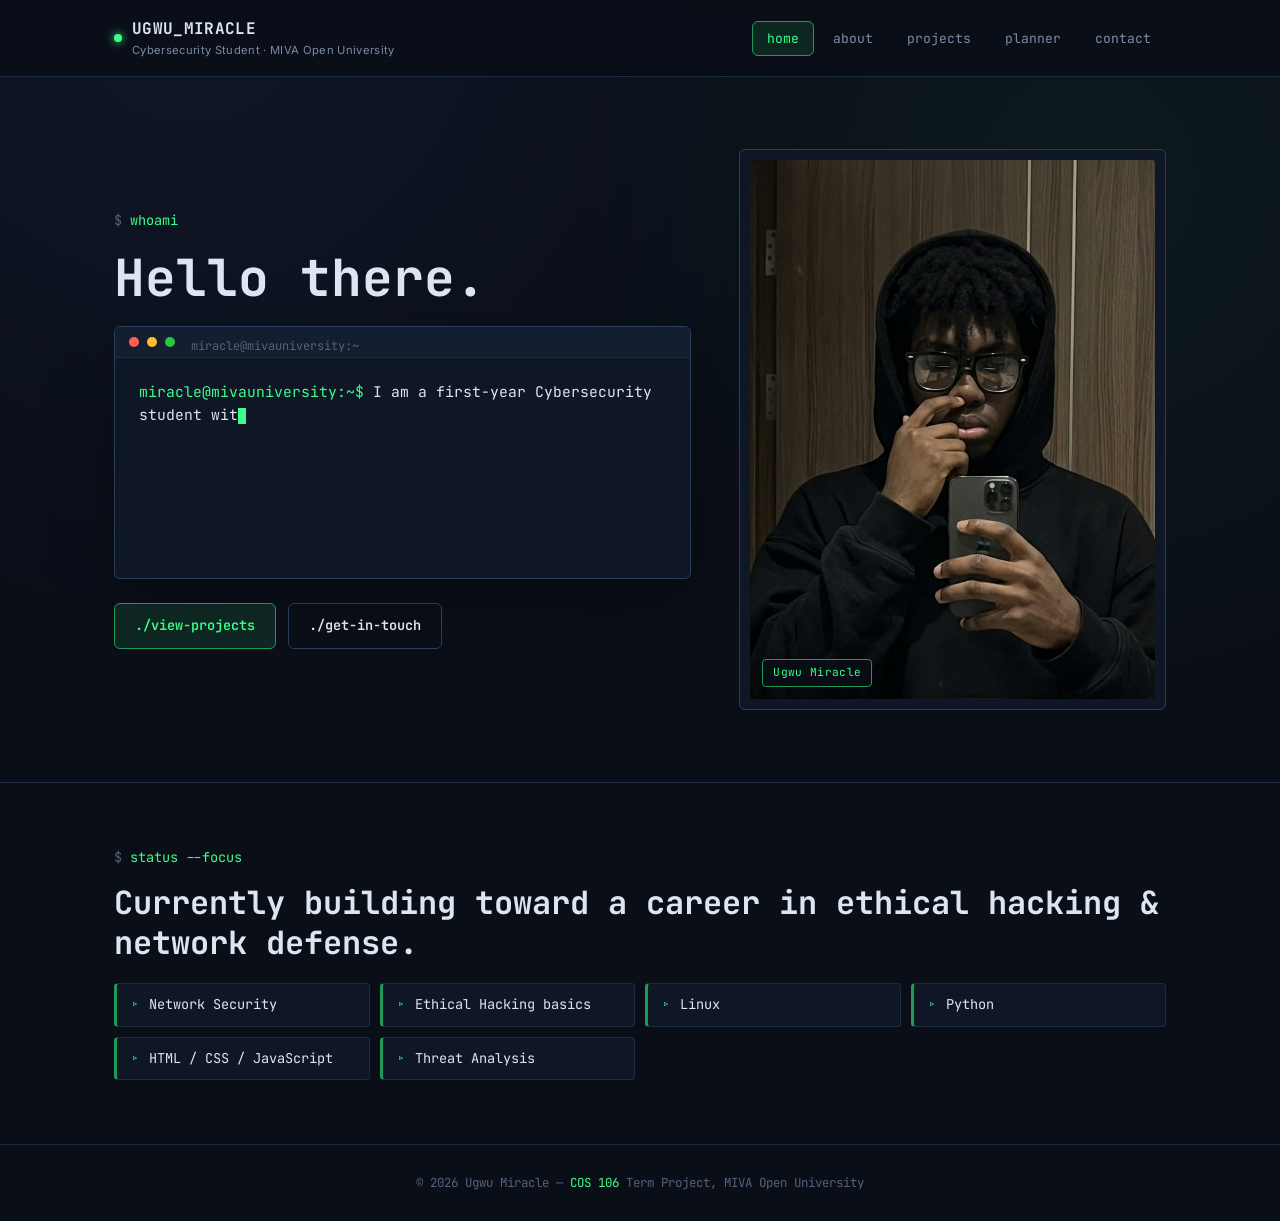
<file: index.html>
<!DOCTYPE html>
<html lang="en">
<head>
  <meta charset="UTF-8">
  <meta name="viewport" content="width=device-width, initial-scale=1.0">
  <title>Ugwu Miracle — Cybersecurity Student Portfolio</title>
  <meta name="description" content="Portfolio of Ugwu Miracle, first-year Cybersecurity student at MIVA Open University.">
  <link rel="stylesheet" href="style.css">
</head>
<body>

  <header class="topbar">
    <div class="topbar-inner">
      <div class="brand">
        <span class="status-dot" aria-hidden="true"></span>
        <span>
          UGWU_MIRACLE
          <small>Cybersecurity Student · MIVA Open University</small>
        </span>
      </div>
      <nav class="mainnav" aria-label="Primary navigation">
        <ul>
          <li><a href="index.html">home</a></li>
          <li><a href="about.html">about</a></li>
          <li><a href="projects.html">projects</a></li>
          <li><a href="planner.html">planner</a></li>
          <li><a href="contact.html">contact</a></li>
        </ul>
      </nav>
    </div>
  </header>

  <main>
    <section class="hero">
      <div class="wrap hero-grid">
        <div>
          <p class="eyebrow">whoami</p>
          <h1>Hello there.</h1>
          <div class="terminal">
            <div class="terminal-bar">
              <span></span><span></span><span></span>
              <span class="terminal-title">miracle@mivauniversity:~</span>
            </div>
            <div class="terminal-body">
              <p class="line"><span class="prompt">miracle@mivauniversity:~$</span> <span class="typed" data-typing="I am a first-year Cybersecurity student with a strong interest in protecting digital systems and exploring ethical hacking. I am passionate about learning the latest cybersecurity tools and techniques, and I am eager to apply my skills in practical projects and internships. I thrive in collaborative environments, enjoy problem-solving, and am committed to continuous learning in the fast-evolving field of cybersecurity."></span><span class="cursor" aria-hidden="true"></span></p>
            </div>
          </div>
          <div class="btn-row">
            <a href="projects.html" class="btn">./view-projects</a>
            <a href="contact.html" class="btn secondary">./get-in-touch</a>
          </div>
        </div>

        <div class="avatar-frame">
          <img src="image.jpeg" alt="Ugwu Miracle">
          <span class="avatar-tag">Ugwu Miracle</span>
        </div>
      </div>
    </section>

    <section>
      <div class="wrap">
        <p class="eyebrow">status --focus</p>
        <h2>Currently building toward a career in ethical hacking &amp; network defense.</h2>
        <ul class="skills-list">
          <li>Network Security</li>
          <li>Ethical Hacking basics</li>
          <li>Linux</li>
          <li>Python</li>
          <li>HTML / CSS / JavaScript</li>
          <li>Threat Analysis</li>
        </ul>
      </div>
    </section>
  </main>

  <footer>
    <div class="wrap">
      &copy; 2026 Ugwu Miracle — <span class="glow">COS 106</span> Term Project, MIVA Open University
    </div>
  </footer>

  <script src="script.js"></script>
</body>
</html>
</file>
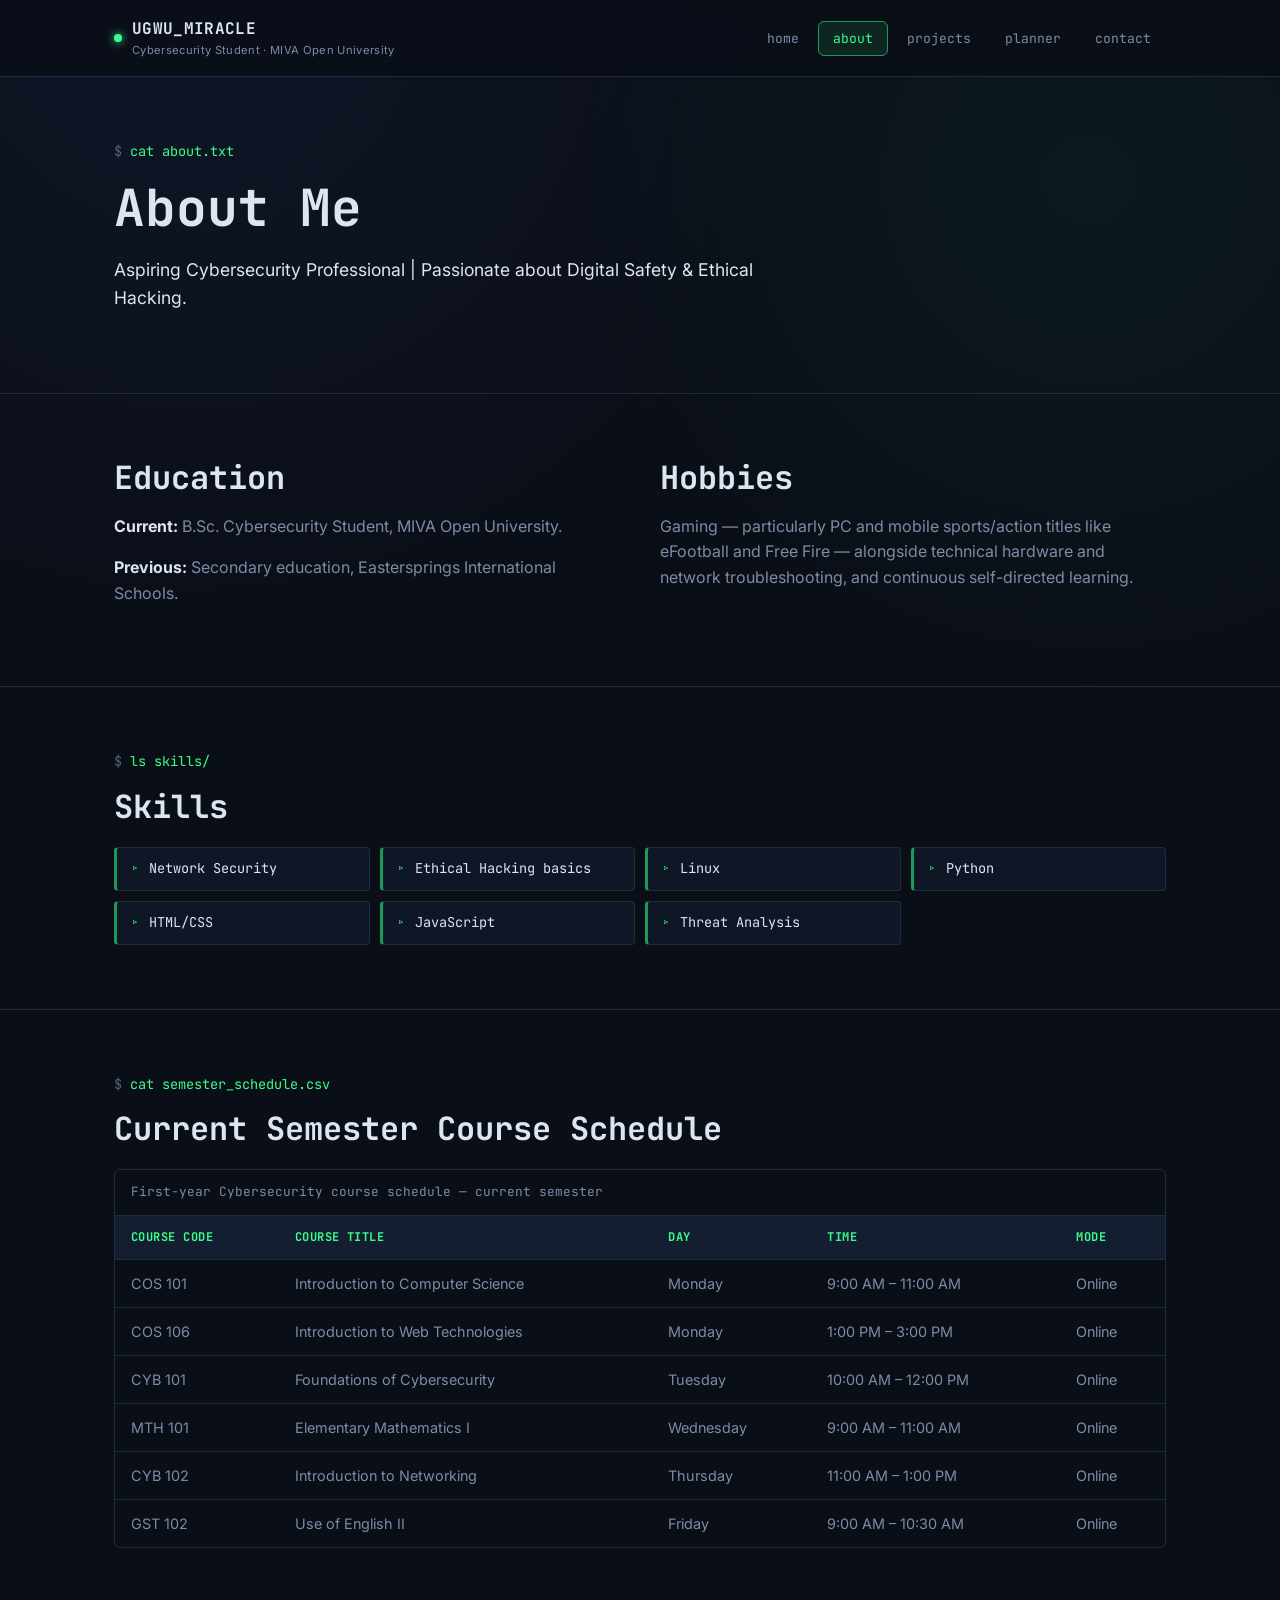
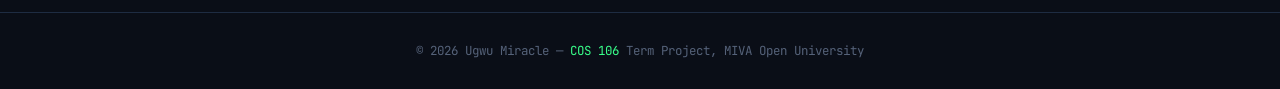
<file: about.html>
<!DOCTYPE html>
<html lang="en">
<head>
  <meta charset="UTF-8">
  <meta name="viewport" content="width=device-width, initial-scale=1.0">
  <title>About — Ugwu Miracle</title>
  <meta name="description" content="Education, skills, and interests of Ugwu Miracle, Cybersecurity student.">
  <link rel="stylesheet" href="style.css">
</head>
<body>

  <header class="topbar">
    <div class="topbar-inner">
      <div class="brand">
        <span class="status-dot" aria-hidden="true"></span>
        <span>
          UGWU_MIRACLE
          <small>Cybersecurity Student · MIVA Open University</small>
        </span>
      </div>
      <nav class="mainnav" aria-label="Primary navigation">
        <ul>
          <li><a href="index.html">home</a></li>
          <li><a href="about.html">about</a></li>
          <li><a href="projects.html">projects</a></li>
          <li><a href="planner.html">planner</a></li>
          <li><a href="contact.html">contact</a></li>
        </ul>
      </nav>
    </div>
  </header>

  <main>
    <section>
      <div class="wrap">
        <p class="eyebrow">cat about.txt</p>
        <h1>About Me</h1>
        <p class="lead">Aspiring Cybersecurity Professional | Passionate about Digital Safety &amp; Ethical Hacking.</p>
      </div>
    </section>

    <section>
      <div class="wrap two-col">
        <div>
          <h2>Education</h2>
          <p><strong style="color:var(--text)">Current:</strong> B.Sc. Cybersecurity Student, MIVA Open University.</p>
          <p><strong style="color:var(--text)">Previous:</strong> Secondary education, Eastersprings International Schools.</p>
        </div>
        <div>
          <h2>Hobbies</h2>
          <p>Gaming — particularly PC and mobile sports/action titles like eFootball and Free Fire — alongside technical hardware and network troubleshooting, and continuous self-directed learning.</p>
        </div>
      </div>
    </section>

    <section>
      <div class="wrap">
        <p class="eyebrow">ls skills/</p>
        <h2>Skills</h2>
        <ul class="skills-list">
          <li>Network Security</li>
          <li>Ethical Hacking basics</li>
          <li>Linux</li>
          <li>Python</li>
          <li>HTML/CSS</li>
          <li>JavaScript</li>
          <li>Threat Analysis</li>
        </ul>
      </div>
    </section>

    <section>
      <div class="wrap">
        <p class="eyebrow">cat semester_schedule.csv</p>
        <h2>Current Semester Course Schedule</h2>
        <div class="table-wrap">
          <table>
            <caption>First-year Cybersecurity course schedule — current semester</caption>
            <thead>
              <tr>
                <th scope="col">Course Code</th>
                <th scope="col">Course Title</th>
                <th scope="col">Day</th>
                <th scope="col">Time</th>
                <th scope="col">Mode</th>
              </tr>
            </thead>
            <tbody>
              <tr>
                <td>COS 101</td>
                <td>Introduction to Computer Science</td>
                <td>Monday</td>
                <td>9:00 AM – 11:00 AM</td>
                <td>Online</td>
              </tr>
              <tr>
                <td>COS 106</td>
                <td>Introduction to Web Technologies</td>
                <td>Monday</td>
                <td>1:00 PM – 3:00 PM</td>
                <td>Online</td>
              </tr>
              <tr>
                <td>CYB 101</td>
                <td>Foundations of Cybersecurity</td>
                <td>Tuesday</td>
                <td>10:00 AM – 12:00 PM</td>
                <td>Online</td>
              </tr>
              <tr>
                <td>MTH 101</td>
                <td>Elementary Mathematics I</td>
                <td>Wednesday</td>
                <td>9:00 AM – 11:00 AM</td>
                <td>Online</td>
              </tr>
              <tr>
                <td>CYB 102</td>
                <td>Introduction to Networking</td>
                <td>Thursday</td>
                <td>11:00 AM – 1:00 PM</td>
                <td>Online</td>
              </tr>
              <tr>
                <td>GST 102</td>
                <td>Use of English II</td>
                <td>Friday</td>
                <td>9:00 AM – 10:30 AM</td>
                <td>Online</td>
              </tr>
            </tbody>
          </table>
        </div>
      </div>
    </section>
  </main>

  <footer>
    <div class="wrap">
      &copy; 2026 Ugwu Miracle — <span class="glow">COS 106</span> Term Project, MIVA Open University
    </div>
  </footer>

  <script src="script.js"></script>
</body>
</html>
</file>
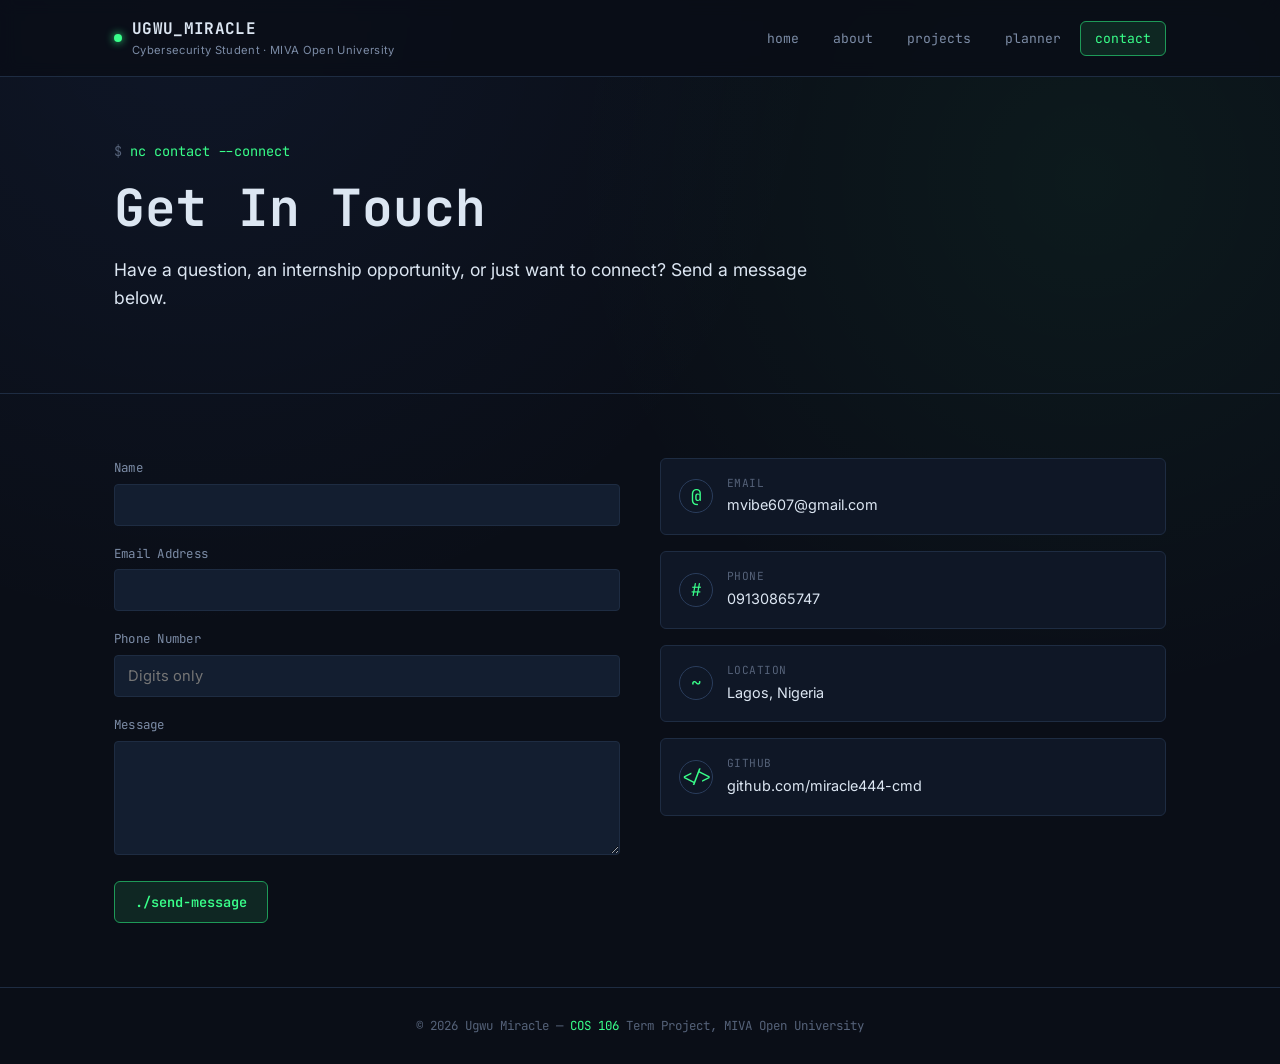
<file: contact.html>
<!DOCTYPE html>
<html lang="en">
<head>
  <meta charset="UTF-8">
  <meta name="viewport" content="width=device-width, initial-scale=1.0">
  <title>Contact — Ugwu Miracle</title>
  <meta name="description" content="Get in touch with Ugwu Miracle.">
  <link rel="stylesheet" href="style.css">
</head>
<body>

  <header class="topbar">
    <div class="topbar-inner">
      <div class="brand">
        <span class="status-dot" aria-hidden="true"></span>
        <span>
          UGWU_MIRACLE
          <small>Cybersecurity Student · MIVA Open University</small>
        </span>
      </div>
      <nav class="mainnav" aria-label="Primary navigation">
        <ul>
          <li><a href="index.html">home</a></li>
          <li><a href="about.html">about</a></li>
          <li><a href="projects.html">projects</a></li>
          <li><a href="planner.html">planner</a></li>
          <li><a href="contact.html">contact</a></li>
        </ul>
      </nav>
    </div>
  </header>

  <main>
    <section>
      <div class="wrap">
        <p class="eyebrow">nc contact --connect</p>
        <h1>Get In Touch</h1>
        <p class="lead">Have a question, an internship opportunity, or just want to connect? Send a message below.</p>
      </div>
    </section>

    <section>
      <div class="wrap two-col">
        <div>
          <form id="contact-form" novalidate>
            <div class="field">
              <label for="name">Name</label>
              <input type="text" id="name" name="name">
              <p class="error-msg"></p>
            </div>

            <div class="field">
              <label for="email">Email Address</label>
              <input type="email" id="email" name="email">
              <p class="error-msg"></p>
            </div>

            <div class="field">
              <label for="phone">Phone Number</label>
              <input type="tel" id="phone" name="phone" placeholder="Digits only">
              <p class="error-msg"></p>
            </div>

            <div class="field">
              <label for="message">Message</label>
              <textarea id="message" name="message" rows="5"></textarea>
              <p class="error-msg"></p>
            </div>

            <button type="submit" class="btn">./send-message</button>

            <p id="form-status" class="form-status"></p>
          </form>
        </div>

        <div class="contact-side">
          <div class="contact-card">
            <span class="icon" aria-hidden="true">@</span>
            <div>
              <div class="label">Email</div>
              <a class="value" href="mailto:mvibe607@gmail.com">mvibe607@gmail.com</a>
            </div>
          </div>

          <div class="contact-card">
            <span class="icon" aria-hidden="true">#</span>
            <div>
              <div class="label">Phone</div>
              <a class="value" href="tel:+2349130865747">09130865747</a>
            </div>
          </div>

          <div class="contact-card">
            <span class="icon" aria-hidden="true">~</span>
            <div>
              <div class="label">Location</div>
              <span class="value">Lagos, Nigeria</span>
            </div>
          </div>

          <div class="contact-card">
            <span class="icon" aria-hidden="true">&lt;/&gt;</span>
            <div>
              <div class="label">GitHub</div>
              <a class="value" href="https://github.com/miracle444-cmd" target="_blank" rel="noopener noreferrer">github.com/miracle444-cmd</a>
            </div>
          </div>
        </div>
      </div>
    </section>
  </main>

  <footer>
    <div class="wrap">
      &copy; 2026 Ugwu Miracle — <span class="glow">COS 106</span> Term Project, MIVA Open University
    </div>
  </footer>

  <script src="script.js"></script>
</body>
</html>
</file>
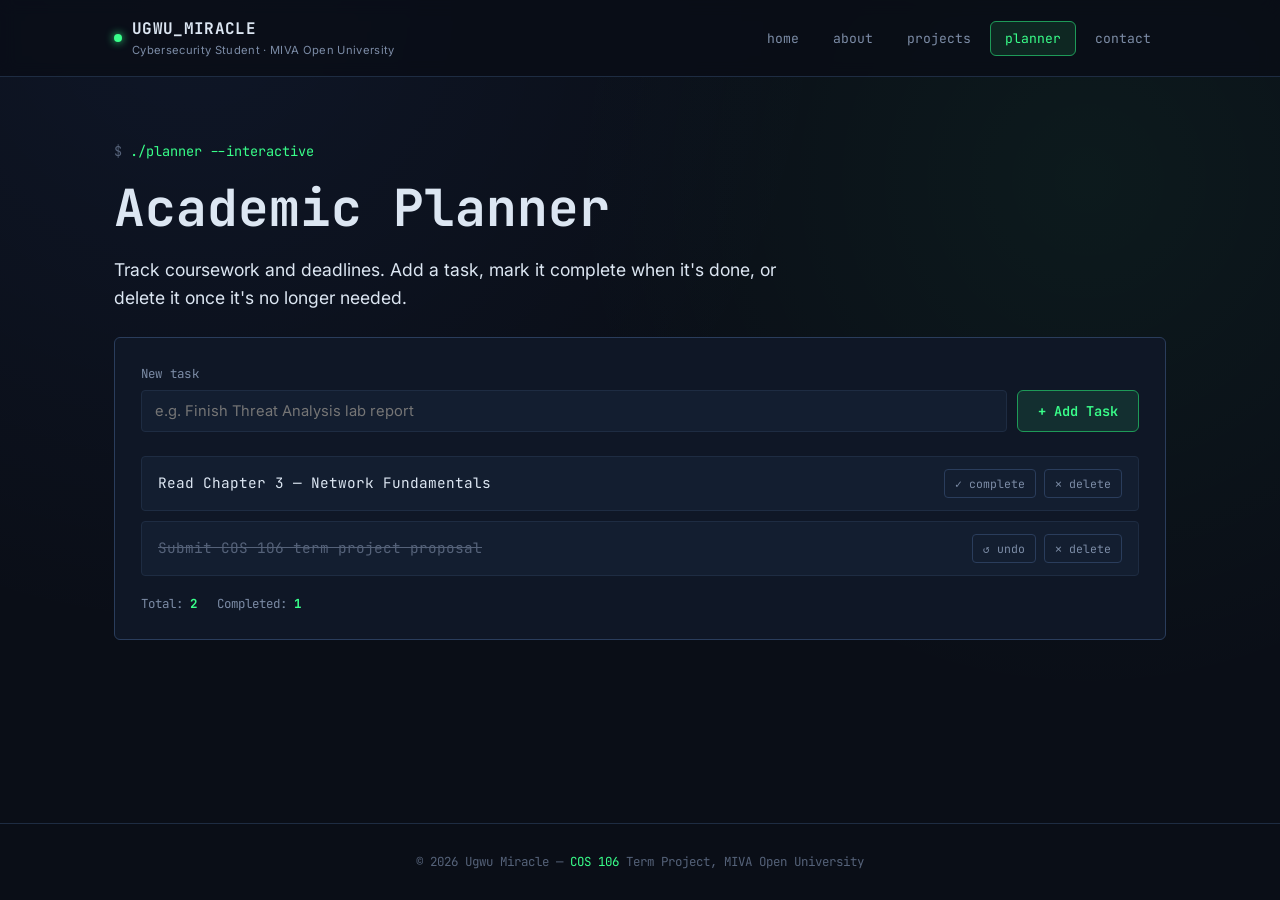
<file: planner.html>
<!DOCTYPE html>
<html lang="en">
<head>
  <meta charset="UTF-8">
  <meta name="viewport" content="width=device-width, initial-scale=1.0">
  <title>Academic Planner — Ugwu Miracle</title>
  <meta name="description" content="Interactive task planner for tracking academic to-dos.">
  <link rel="stylesheet" href="style.css">
</head>
<body>

  <header class="topbar">
    <div class="topbar-inner">
      <div class="brand">
        <span class="status-dot" aria-hidden="true"></span>
        <span>
          UGWU_MIRACLE
          <small>Cybersecurity Student · MIVA Open University</small>
        </span>
      </div>
      <nav class="mainnav" aria-label="Primary navigation">
        <ul>
          <li><a href="index.html">home</a></li>
          <li><a href="about.html">about</a></li>
          <li><a href="projects.html">projects</a></li>
          <li><a href="planner.html">planner</a></li>
          <li><a href="contact.html">contact</a></li>
        </ul>
      </nav>
    </div>
  </header>

  <main>
    <section>
      <div class="wrap">
        <p class="eyebrow">./planner --interactive</p>
        <h1>Academic Planner</h1>
        <p class="lead">Track coursework and deadlines. Add a task, mark it complete when it's done, or delete it once it's no longer needed.</p>

        <div class="planner-box">
          <form id="task-form" novalidate>
            <label for="task-input">New task</label>
            <div class="task-input-row">
              <input type="text" id="task-input" name="task-input" placeholder="e.g. Finish Threat Analysis lab report" autocomplete="off">
              <button type="submit" class="btn">+ Add Task</button>
            </div>
          </form>

          <ul id="task-list" class="task-list" aria-live="polite"></ul>
          <p id="planner-empty" class="planner-empty">No tasks yet — add your first one above.</p>

          <div class="planner-stats">
            <span>Total: <strong id="stat-total">0</strong></span>
            <span>Completed: <strong id="stat-done">0</strong></span>
          </div>
        </div>
      </div>
    </section>
  </main>

  <footer>
    <div class="wrap">
      &copy; 2026 Ugwu Miracle — <span class="glow">COS 106</span> Term Project, MIVA Open University
    </div>
  </footer>

  <script src="script.js"></script>
</body>
</html>
</file>
<file: style.css>
/* =========================================================
   Ugwu Miracle — Student Portfolio
   Design language: dark ops terminal / security dashboard
   ========================================================= */

@import url('https://fonts.googleapis.com/css2?family=JetBrains+Mono:wght@400;500;600;700;800&family=Inter:wght@400;500;600;700&display=swap');

:root {
  /* Color tokens */
  --bg: #0a0e17;
  --bg-panel: #0f1726;
  --bg-panel-raised: #131e30;
  --border: #1e2c42;
  --border-bright: #2a3d5c;
  --text: #dce6f2;
  --text-muted: #7c8ca6;
  --text-dim: #556279;
  --accent: #39ff8a;
  --accent-dim: #1e9a58;
  --accent-soft: rgba(57, 255, 138, 0.1);
  --accent-blue: #4d84ff;
  --accent-blue-soft: rgba(77, 132, 255, 0.12);
  --danger: #ff5d73;
  --danger-soft: rgba(255, 93, 115, 0.12);

  /* Type */
  --font-mono: 'JetBrains Mono', 'Courier New', monospace;
  --font-body: 'Inter', -apple-system, sans-serif;

  /* Layout */
  --max-w: 1100px;
  --radius: 6px;
}

* { box-sizing: border-box; }

html {
  scroll-behavior: smooth;
}

@media (prefers-reduced-motion: reduce) {
  html { scroll-behavior: auto; }
  *, *::before, *::after {
    animation-duration: 0.01ms !important;
    animation-iteration-count: 1 !important;
    transition-duration: 0.01ms !important;
  }
}

body {
  margin: 0;
  background:
    radial-gradient(circle at 15% 0%, rgba(77, 132, 255, 0.07), transparent 45%),
    radial-gradient(circle at 85% 20%, rgba(57, 255, 138, 0.05), transparent 40%),
    var(--bg);
  background-attachment: fixed;
  color: var(--text);
  font-family: var(--font-body);
  line-height: 1.6;
  min-height: 100vh;
  display: flex;
  flex-direction: column;
}

img { max-width: 100%; display: block; }

a { color: inherit; text-decoration: none; }

::selection { background: var(--accent); color: #05130b; }

/* Focus visibility */
a:focus-visible,
button:focus-visible,
input:focus-visible,
textarea:focus-visible {
  outline: 2px solid var(--accent);
  outline-offset: 3px;
}

/* ---------------- Layout shells ---------------- */
.wrap {
  width: 100%;
  max-width: var(--max-w);
  margin: 0 auto;
  padding: 0 24px;
}

main { flex: 1; }

/* ---------------- Top status bar / nav ---------------- */
.topbar {
  border-bottom: 1px solid var(--border);
  background: rgba(10, 14, 23, 0.85);
  backdrop-filter: blur(8px);
  position: sticky;
  top: 0;
  z-index: 50;
}

.topbar-inner {
  display: flex;
  align-items: center;
  justify-content: space-between;
  padding: 16px 24px;
  max-width: var(--max-w);
  margin: 0 auto;
  gap: 16px;
  flex-wrap: wrap;
}

.brand {
  font-family: var(--font-mono);
  font-weight: 700;
  font-size: 1rem;
  letter-spacing: 0.02em;
  display: flex;
  align-items: center;
  gap: 10px;
  color: var(--text);
}

.status-dot {
  width: 8px;
  height: 8px;
  border-radius: 50%;
  background: var(--accent);
  box-shadow: 0 0 8px var(--accent);
  animation: pulse 2.2s ease-in-out infinite;
  flex-shrink: 0;
}

@keyframes pulse {
  0%, 100% { opacity: 1; }
  50% { opacity: 0.35; }
}

.brand small {
  display: block;
  font-family: var(--font-body);
  font-weight: 400;
  font-size: 0.7rem;
  color: var(--text-muted);
  letter-spacing: 0.03em;
}

nav.mainnav ul {
  list-style: none;
  display: flex;
  gap: 4px;
  margin: 0;
  padding: 0;
  flex-wrap: wrap;
}

nav.mainnav a {
  font-family: var(--font-mono);
  font-size: 0.82rem;
  color: var(--text-muted);
  padding: 8px 14px;
  border-radius: var(--radius);
  border: 1px solid transparent;
  transition: color 0.18s ease, border-color 0.18s ease, background 0.18s ease;
  position: relative;
}

nav.mainnav a::before {
  content: '';
}

nav.mainnav a:hover {
  color: var(--accent);
  background: var(--accent-soft);
  border-color: var(--border-bright);
}

nav.mainnav a.active {
  color: var(--accent);
  border-color: var(--accent-dim);
  background: var(--accent-soft);
}

/* ---------------- Section scaffolding ---------------- */
section {
  padding: 64px 0;
  border-bottom: 1px solid var(--border);
}

section:last-of-type { border-bottom: none; }

.eyebrow {
  font-family: var(--font-mono);
  color: var(--accent);
  font-size: 0.85rem;
  display: flex;
  align-items: center;
  gap: 8px;
  margin: 0 0 14px 0;
}

.eyebrow::before {
  content: '$';
  color: var(--text-dim);
}

h1, h2, h3 {
  font-family: var(--font-mono);
  font-weight: 700;
  line-height: 1.25;
  margin: 0 0 16px 0;
  color: var(--text);
}

h1 { font-size: clamp(2rem, 5vw, 3.2rem); }
h2 { font-size: clamp(1.4rem, 3vw, 2rem); }
h3 { font-size: 1.1rem; }

p { color: var(--text-muted); margin: 0 0 16px 0; }

.lead {
  font-size: 1.1rem;
  color: var(--text);
  max-width: 65ch;
}

/* ---------------- Terminal hero ---------------- */
.hero {
  padding-top: 72px;
  padding-bottom: 72px;
}

.hero-grid {
  display: grid;
  grid-template-columns: 1.15fr 0.85fr;
  gap: 48px;
  align-items: center;
}

@media (max-width: 800px) {
  .hero-grid { grid-template-columns: 1fr; }
}

.terminal {
  background: var(--bg-panel);
  border: 1px solid var(--border-bright);
  border-radius: var(--radius);
  overflow: hidden;
  box-shadow: 0 20px 60px -20px rgba(0,0,0,0.6);
}

.terminal-bar {
  display: flex;
  align-items: center;
  gap: 8px;
  padding: 10px 14px;
  background: var(--bg-panel-raised);
  border-bottom: 1px solid var(--border);
}

.terminal-bar span {
  width: 10px;
  height: 10px;
  border-radius: 50%;
  display: inline-block;
}

.terminal-bar span:nth-child(1) { background: #ff5f56; }
.terminal-bar span:nth-child(2) { background: #ffbd2e; }
.terminal-bar span:nth-child(3) { background: #27c93f; }

.terminal-bar .terminal-title {
  margin-left: 8px;
  font-family: var(--font-mono);
  font-size: 0.75rem;
  color: var(--text-dim);
}

.terminal-body {
  padding: 22px 24px 28px;
  font-family: var(--font-mono);
  font-size: 0.92rem;
  min-height: 220px;
}

.terminal-body .line { margin-bottom: 10px; color: var(--text-muted); }
.terminal-body .prompt { color: var(--accent); }
.terminal-body .typed { color: var(--text); }
.terminal-body .out { color: var(--text-muted); }

.cursor {
  display: inline-block;
  width: 8px;
  height: 1.1em;
  background: var(--accent);
  vertical-align: text-bottom;
  animation: blink 1s step-end infinite;
}

@keyframes blink {
  50% { opacity: 0; }
}

.avatar-frame {
  border: 1px solid var(--border-bright);
  border-radius: var(--radius);
  padding: 10px;
  background: var(--bg-panel);
  position: relative;
}

.avatar-frame img {
  border-radius: 3px;
  width: 100%;
  aspect-ratio: 3/4;
  object-fit: cover;
  background: var(--bg-panel-raised);
}

.avatar-tag {
  position: absolute;
  bottom: 22px;
  left: 22px;
  background: rgba(10,14,23,0.85);
  border: 1px solid var(--accent-dim);
  color: var(--accent);
  font-family: var(--font-mono);
  font-size: 0.7rem;
  padding: 4px 10px;
  border-radius: 4px;
  letter-spacing: 0.03em;
}

.bio-block { margin-top: 28px; }

/* ---------------- Buttons ---------------- */
.btn {
  display: inline-flex;
  align-items: center;
  gap: 8px;
  font-family: var(--font-mono);
  font-size: 0.85rem;
  font-weight: 600;
  padding: 11px 20px;
  border-radius: var(--radius);
  border: 1px solid var(--accent-dim);
  background: var(--accent-soft);
  color: var(--accent);
  cursor: pointer;
  transition: transform 0.15s ease, background 0.15s ease, box-shadow 0.15s ease;
}

.btn:hover {
  background: var(--accent);
  color: #05130b;
  box-shadow: 0 0 24px -4px var(--accent);
  transform: translateY(-1px);
}

.btn.secondary {
  border-color: var(--border-bright);
  background: transparent;
  color: var(--text);
}

.btn.secondary:hover {
  border-color: var(--accent-blue);
  color: var(--accent-blue);
  background: var(--accent-blue-soft);
  box-shadow: none;
}

.btn.danger {
  border-color: rgba(255,93,115,0.4);
  background: var(--danger-soft);
  color: var(--danger);
}

.btn.danger:hover {
  background: var(--danger);
  color: #180207;
  box-shadow: 0 0 24px -4px var(--danger);
}

.btn-row { display: flex; gap: 12px; flex-wrap: wrap; margin-top: 24px; }

/* ---------------- Cards / grids ---------------- */
.card-grid {
  display: grid;
  grid-template-columns: repeat(auto-fit, minmax(260px, 1fr));
  gap: 20px;
  margin-top: 28px;
}

.card {
  background: var(--bg-panel);
  border: 1px solid var(--border);
  border-radius: var(--radius);
  padding: 22px;
  transition: border-color 0.2s ease, transform 0.2s ease;
}

.card:hover {
  border-color: var(--accent-dim);
  transform: translateY(-3px);
}

.card .tag {
  display: inline-block;
  font-family: var(--font-mono);
  font-size: 0.68rem;
  color: var(--accent-blue);
  background: var(--accent-blue-soft);
  border: 1px solid rgba(77,132,255,0.3);
  padding: 3px 8px;
  border-radius: 4px;
  margin-bottom: 12px;
  letter-spacing: 0.03em;
}

.card img {
  width: 100%;
  border-radius: 4px;
  margin-bottom: 14px;
  border: 1px solid var(--border);
  aspect-ratio: 16/9;
  object-fit: cover;
  background: var(--bg-panel-raised);
}

/* ---------------- Tables ---------------- */
.table-wrap {
  overflow-x: auto;
  border: 1px solid var(--border);
  border-radius: var(--radius);
  margin-top: 20px;
}

table {
  width: 100%;
  border-collapse: collapse;
  font-size: 0.9rem;
  min-width: 560px;
}

caption {
  text-align: left;
  font-family: var(--font-mono);
  color: var(--text-muted);
  padding: 12px 16px;
  font-size: 0.8rem;
  border-bottom: 1px solid var(--border);
}

thead th {
  text-align: left;
  font-family: var(--font-mono);
  font-size: 0.75rem;
  letter-spacing: 0.04em;
  text-transform: uppercase;
  color: var(--accent);
  background: var(--bg-panel-raised);
  padding: 12px 16px;
  border-bottom: 1px solid var(--border);
}

tbody td {
  padding: 12px 16px;
  border-bottom: 1px solid var(--border);
  color: var(--text-muted);
}

tbody tr:last-child td { border-bottom: none; }
tbody tr:hover { background: rgba(77,132,255,0.04); }
tbody tr:hover td:first-child { color: var(--text); }

/* ---------------- Skills list ---------------- */
.skills-list {
  list-style: none;
  padding: 0;
  margin: 20px 0 0;
  display: grid;
  grid-template-columns: repeat(auto-fill, minmax(220px, 1fr));
  gap: 10px;
}

.skills-list li {
  font-family: var(--font-mono);
  font-size: 0.85rem;
  background: var(--bg-panel);
  border: 1px solid var(--border);
  border-left: 3px solid var(--accent-dim);
  padding: 10px 14px;
  border-radius: 4px;
  color: var(--text);
  display: flex;
  align-items: center;
  gap: 10px;
}

.skills-list li::before {
  content: '▹';
  color: var(--accent);
}

/* ---------------- Two column info ---------------- */
.two-col {
  display: grid;
  grid-template-columns: 1fr 1fr;
  gap: 40px;
}

@media (max-width: 760px) {
  .two-col { grid-template-columns: 1fr; }
}

/* ---------------- Planner ---------------- */
.planner-box {
  background: var(--bg-panel);
  border: 1px solid var(--border-bright);
  border-radius: var(--radius);
  padding: 26px;
  margin-top: 24px;
}

.task-input-row {
  display: flex;
  gap: 10px;
  flex-wrap: wrap;
}

.task-input-row input[type="text"] {
  flex: 1;
  min-width: 200px;
}

.task-list {
  list-style: none;
  margin: 24px 0 0;
  padding: 0;
  display: flex;
  flex-direction: column;
  gap: 10px;
}

.task-item {
  display: flex;
  align-items: center;
  justify-content: space-between;
  gap: 12px;
  background: var(--bg-panel-raised);
  border: 1px solid var(--border);
  border-radius: 4px;
  padding: 12px 16px;
  animation: taskIn 0.2s ease;
}

@keyframes taskIn {
  from { opacity: 0; transform: translateY(-4px); }
  to { opacity: 1; transform: translateY(0); }
}

.task-item .task-text {
  font-family: var(--font-mono);
  font-size: 0.9rem;
  color: var(--text);
  word-break: break-word;
}

.task-item.completed .task-text {
  text-decoration: line-through;
  color: var(--text-dim);
}

.task-actions { display: flex; gap: 8px; flex-shrink: 0; }

.task-actions button {
  font-family: var(--font-mono);
  font-size: 0.72rem;
  padding: 6px 10px;
  border-radius: 4px;
  cursor: pointer;
  border: 1px solid var(--border-bright);
  background: transparent;
  color: var(--text-muted);
  transition: all 0.15s ease;
}

.task-actions .complete-btn:hover {
  border-color: var(--accent-dim);
  color: var(--accent);
  background: var(--accent-soft);
}

.task-actions .delete-btn:hover {
  border-color: rgba(255,93,115,0.4);
  color: var(--danger);
  background: var(--danger-soft);
}

.planner-empty {
  font-family: var(--font-mono);
  color: var(--text-dim);
  font-size: 0.85rem;
  padding: 18px 0;
  text-align: center;
  border: 1px dashed var(--border);
  border-radius: 4px;
  margin-top: 20px;
}

.planner-stats {
  display: flex;
  gap: 20px;
  margin-top: 18px;
  font-family: var(--font-mono);
  font-size: 0.78rem;
  color: var(--text-muted);
  flex-wrap: wrap;
}

.planner-stats strong { color: var(--accent); }

/* ---------------- Forms ---------------- */
label {
  display: block;
  font-family: var(--font-mono);
  font-size: 0.78rem;
  color: var(--text-muted);
  margin-bottom: 6px;
  letter-spacing: 0.02em;
}

input, textarea {
  width: 100%;
  background: var(--bg-panel-raised);
  border: 1px solid var(--border);
  border-radius: 4px;
  padding: 11px 13px;
  color: var(--text);
  font-family: var(--font-body);
  font-size: 0.92rem;
  transition: border-color 0.15s ease;
}

input:focus, textarea:focus {
  border-color: var(--accent-dim);
}

.field { margin-bottom: 18px; }

.field .error-msg {
  display: none;
  color: var(--danger);
  font-family: var(--font-mono);
  font-size: 0.75rem;
  margin-top: 6px;
}

.field.invalid input,
.field.invalid textarea {
  border-color: var(--danger);
}

.field.invalid .error-msg { display: block; }

.form-status {
  font-family: var(--font-mono);
  font-size: 0.85rem;
  padding: 12px 16px;
  border-radius: 4px;
  margin-top: 16px;
  display: none;
}

.form-status.show { display: block; }

.form-status.success {
  background: var(--accent-soft);
  border: 1px solid var(--accent-dim);
  color: var(--accent);
}

.form-status.error {
  background: var(--danger-soft);
  border: 1px solid rgba(255,93,115,0.4);
  color: var(--danger);
}

.contact-side {
  display: flex;
  flex-direction: column;
  gap: 16px;
}

.contact-card {
  background: var(--bg-panel);
  border: 1px solid var(--border);
  border-radius: var(--radius);
  padding: 16px 18px;
  display: flex;
  align-items: center;
  gap: 14px;
}

.contact-card .icon {
  font-family: var(--font-mono);
  color: var(--accent);
  font-size: 1.1rem;
  width: 34px;
  height: 34px;
  display: flex;
  align-items: center;
  justify-content: center;
  border: 1px solid var(--border-bright);
  border-radius: 50%;
  flex-shrink: 0;
}

.contact-card .label {
  font-family: var(--font-mono);
  font-size: 0.7rem;
  color: var(--text-dim);
  text-transform: uppercase;
  letter-spacing: 0.04em;
}

.contact-card .value {
  color: var(--text);
  font-size: 0.9rem;
  word-break: break-word;
}

.contact-card a.value:hover { color: var(--accent); }

/* ---------------- Footer ---------------- */
footer {
  border-top: 1px solid var(--border);
  padding: 28px 0;
  font-family: var(--font-mono);
  font-size: 0.78rem;
  color: var(--text-dim);
  text-align: center;
}

footer .glow { color: var(--accent); }

/* ---------------- Video ---------------- */
.video-frame {
  border: 1px solid var(--border-bright);
  border-radius: var(--radius);
  overflow: hidden;
  background: var(--bg-panel);
  margin-bottom: 8px;
}

.video-frame video { width: 100%; display: block; }

.video-caption {
  font-family: var(--font-mono);
  font-size: 0.75rem;
  color: var(--text-dim);
  margin-top: 10px;
}

/* ---------------- Responsive tweaks ---------------- */
@media (max-width: 640px) {
  .topbar-inner { flex-direction: column; align-items: flex-start; }
  nav.mainnav ul { gap: 2px; }
  section { padding: 44px 0; }
  .terminal-body { font-size: 0.82rem; }
}
</file>
